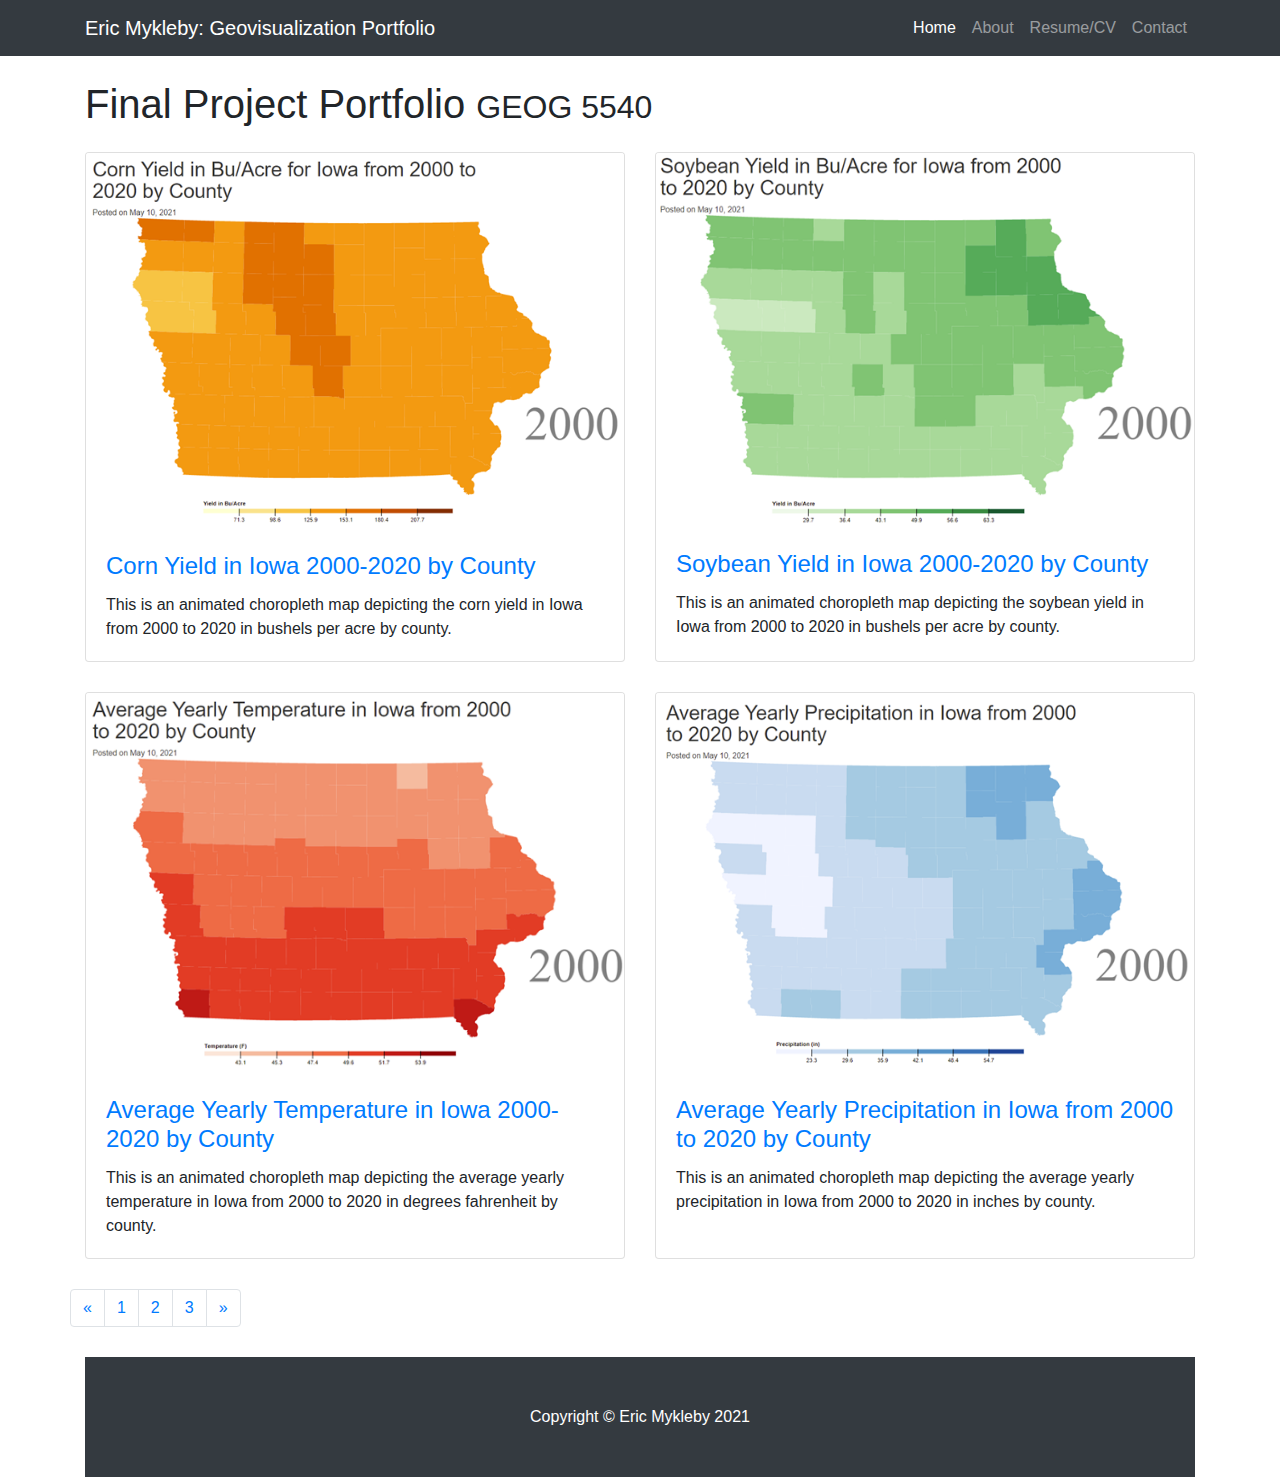
<file: animatedchoropleth/index.html>
<!DOCTYPE html>
<html lang="en">

  <head>

    <meta charset="utf-8">
    <meta name="viewport" content="width=device-width, initial-scale=1, shrink-to-fit=no">
    <meta name="description" content="">
    <meta name="author" content="">

    <title>Eric's Portfolio</title>

    <!-- Bootstrap core CSS -->
    <link href="vendor/bootstrap/css/bootstrap.min.css" rel="stylesheet">

    <!-- Custom styles for this template -->
    <link href="css/3-col-portfolio.css" rel="stylesheet">

  </head>

  <body>

    <!-- Navigation -->
    <nav class="navbar navbar-expand-lg navbar-dark bg-dark fixed-top">
      <div class="container">
        <a class="navbar-brand" href="#">Eric Mykleby: Geovisualization Portfolio</a>
        <button class="navbar-toggler" type="button" data-toggle="collapse" data-target="#navbarResponsive" aria-controls="navbarResponsive" aria-expanded="false" aria-label="Toggle navigation">
          <span class="navbar-toggler-icon"></span>
        </button>
        <div class="collapse navbar-collapse" id="navbarResponsive">
          <ul class="navbar-nav ml-auto">
            <li class="nav-item active">
              <a class="nav-link" href="#">Home
                <span class="sr-only">(current)</span>
              </a>
            </li>
            <li class="nav-item">
              <a class="nav-link" href="shortbio.html">About</a>
            </li>
            <li class="nav-item">
              <a class="nav-link" href="Resume - GIS.pdf">Resume/CV</a>
            </li>
            <li class="nav-item">
              <a class="nav-link" href="mailto:eric-mykleby@uiowa.edu">Contact</a>
            </li>
          </ul>
        </div>
      </div>
    </nav>

    <!-- Page Content -->
    <div class="container">

      <!-- Page Heading -->
      <h1 class="my-4">Final Project Portfolio
        <small>GEOG 5540</small>
      </h1>

      <div class="row">
        <div class="col-sm-6 col-sm-6 portfolio-item">
          <div class="card h-100">
            <a href="../index_corn.html"><img class="card-img-top" src="images/5540_Corn.png" alt=""></a>
            <div class="card-body">
              <h4 class="card-title">
                <a href="../index_corn.html">Corn Yield in Iowa 2000-2020 by County</a>
              </h4>
              <p class="card-text">This is an animated choropleth map depicting the corn yield in Iowa from 2000 to 2020 in bushels per acre by county.</p>
            </div>
          </div>
        </div>
        <div class="col-sm-6 col-sm-6 portfolio-item">
          <div class="card h-100">
            <a href="../index_SB.html"><img class="card-img-top" src="images/5540_SB.png" alt=""></a>
            <div class="card-body">
              <h4 class="card-title">
                <a href="../index_SB.html">Soybean Yield in Iowa 2000-2020 by County</a>
              </h4>
              <p class="card-text">This is an animated choropleth map depicting the soybean yield in Iowa from 2000 to 2020 in bushels per acre by county.</p>
            </div>
          </div>
        </div>
        <div class="col-sm-6 col-sm-6 portfolio-item">
          <div class="card h-100">
            <a href="../index_Temp.html"><img class="card-img-top" src="images/5540_Temp.png" alt=""></a>
            <div class="card-body">
              <h4 class="card-title">
                <a href="../index_Temp.html">Average Yearly Temperature in Iowa 2000-2020 by County</a>
              </h4>
              <p class="card-text">This is an animated choropleth map depicting the average yearly temperature in Iowa from 2000 to 2020 in degrees fahrenheit by county.</p>
            </div>
          </div>
        </div>
        <div class="col-sm-6 col-sm-6 portfolio-item">
          <div class="card h-100">
            <a href="../index_Precip.html"><img class="card-img-top" src="images/5540_Precip.png" alt=""></a>
            <div class="card-body">
              <h4 class="card-title">
                <a href="../index_Precip.html">Average Yearly Precipitation in Iowa from 2000 to 2020 by County</a>
              </h4>
              <p class="card-text">This is an animated choropleth map depicting the average yearly precipitation in Iowa from 2000 to 2020 in inches by county.</p>
            </div>
          </div>
        </div>
      <!-- /.row -->

      <!-- Pagination -->
      <ul class="pagination justify-content-center">
        <li class="page-item">
          <a class="page-link" href="#" aria-label="Previous">
            <span aria-hidden="true">&laquo;</span>
            <span class="sr-only">Previous</span>
          </a>
        </li>
        <li class="page-item">
          <a class="page-link" href="#">1</a>
        </li>
        <li class="page-item">
          <a class="page-link" href="#">2</a>
        </li>
        <li class="page-item">
          <a class="page-link" href="#">3</a>
        </li>
        <li class="page-item">
          <a class="page-link" href="#" aria-label="Next">
            <span aria-hidden="true">&raquo;</span>
            <span class="sr-only">Next</span>
          </a>
        </li>
      </ul>

    </div>
    <!-- /.container -->

    <!-- Footer -->
    <footer class="py-5 bg-dark">
      <div class="container">
        <p class="m-0 text-center text-white">Copyright &copy; Eric Mykleby 2021</p>
      </div>
      <!-- /.container -->
    </footer>

    <!-- Bootstrap core JavaScript -->
    <script src="vendor/jquery/jquery.min.js"></script>
    <script src="vendor/bootstrap/js/bootstrap.bundle.min.js"></script>

  </body>

</html>
</file>
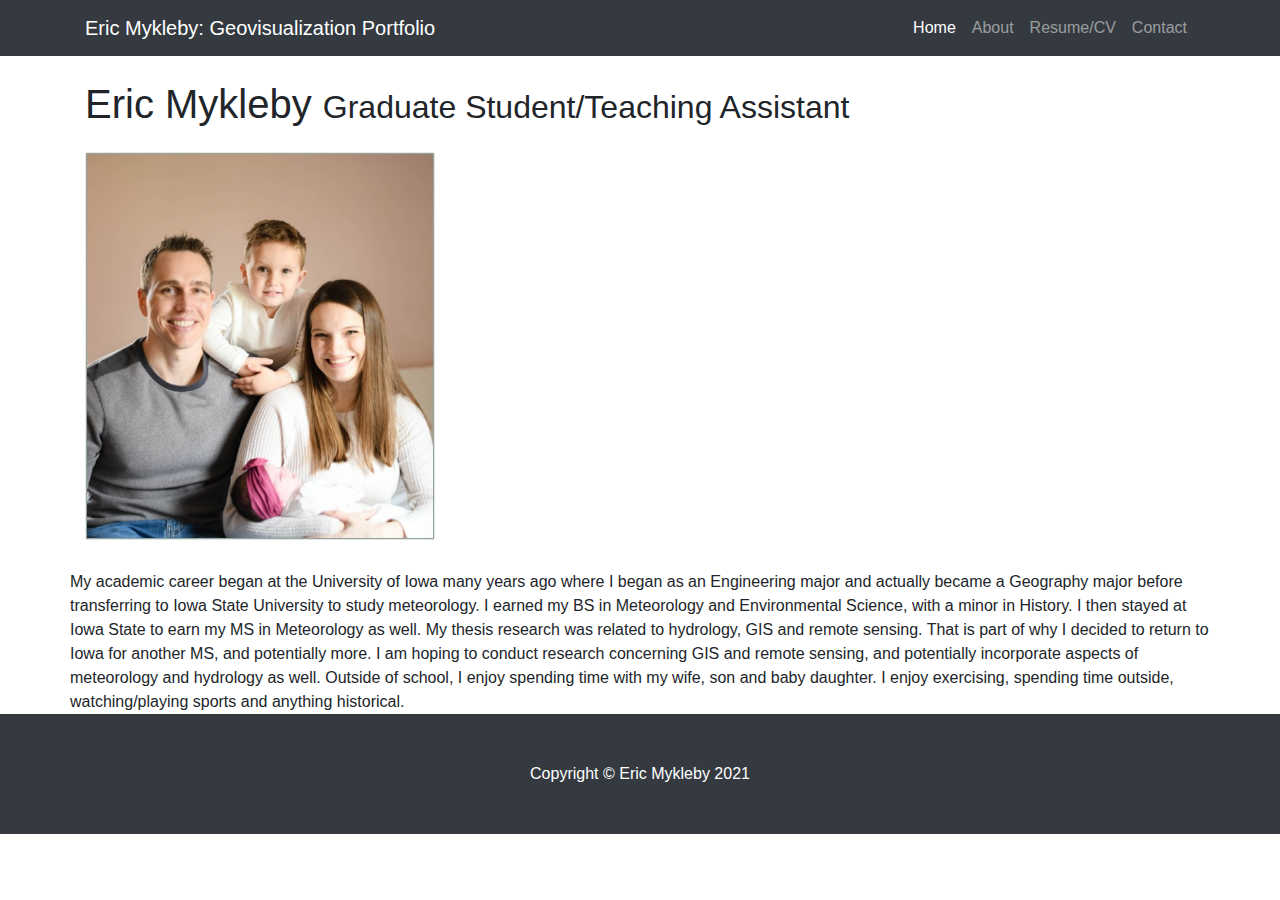
<file: shortbio.html>
<!DOCTYPE html>
<html lang="en">

  <head>

    <meta charset="utf-8">
    <meta name="viewport" content="width=device-width, initial-scale=1, shrink-to-fit=no">
    <meta name="description" content="">
    <meta name="author" content="">

    <title>Eric's Portfolio</title>

    <!-- Bootstrap core CSS -->
    <link href="vendor/bootstrap/css/bootstrap.min.css" rel="stylesheet">

    <!-- Custom styles for this template -->
    <link href="css/3-col-portfolio.css" rel="stylesheet">

  </head>

  <body>

    <!-- Navigation -->
    <nav class="navbar navbar-expand-lg navbar-dark bg-dark fixed-top">
      <div class="container">
        <a class="navbar-brand" href="#">Eric Mykleby: Geovisualization Portfolio</a>
        <button class="navbar-toggler" type="button" data-toggle="collapse" data-target="#navbarResponsive" aria-controls="navbarResponsive" aria-expanded="false" aria-label="Toggle navigation">
          <span class="navbar-toggler-icon"></span>
        </button>
        <div class="collapse navbar-collapse" id="navbarResponsive">
          <ul class="navbar-nav ml-auto">
            <li class="nav-item active">
              <a class="nav-link" href="index.html">Home
                <span class="sr-only">(current)</span>
              </a>
            </li>
            <li class="nav-item">
              <a class="nav-link" href="#">About</a>
            </li>
            <li class="nav-item">
              <a class="nav-link" href="Resume - GIS.pdf">Resume/CV</a>
            </li>
            <li class="nav-item">
              <a class="nav-link" href="mailto:eric-mykleby@uiowa.edu">Contact</a>
            </li>
          </ul>
        </div>
      </div>
    </nav>

    <!-- Page Content -->
    <div class="container">

      <!-- Page Heading -->
      <h1 class="my-4">Eric Mykleby
        <small>Graduate Student/Teaching Assistant</small>
      </h1>

      <div class="row">
        <div class="col-lg-4 col-sm-6 portfolio-item">
        <img class="card-img-top" src="images/Family.jpg" alt="">
        </div>
        <p class="card-text">My academic career began at the University of Iowa many years ago where I began as an Engineering major and actually became a Geography major before transferring to Iowa State University to study meteorology. I earned my BS in Meteorology and Environmental Science, with a minor in History. I then stayed at Iowa State to earn my MS in Meteorology as well. My thesis research was related to hydrology, GIS and remote sensing. That is part of why I decided to return to Iowa for another MS, and potentially more. I am hoping to conduct research concerning GIS and remote sensing, and potentially incorporate aspects of meteorology and hydrology as well. Outside of school, I enjoy spending time with my wife, son and baby daughter. I enjoy exercising, spending time outside, watching/playing sports and anything historical.</p>


      </div>
      <!-- /.row -->

    </div>
    <!-- /.container -->

    <!-- Footer -->
    <footer class="py-5 bg-dark">
      <div class="container">
        <p class="m-0 text-center text-white">Copyright &copy; Eric Mykleby 2021</p>
      </div>
      <!-- /.container -->
    </footer>

    <!-- Bootstrap core JavaScript -->
    <script src="vendor/jquery/jquery.min.js"></script>
    <script src="vendor/bootstrap/js/bootstrap.bundle.min.js"></script>

  </body>

</html>
</file>
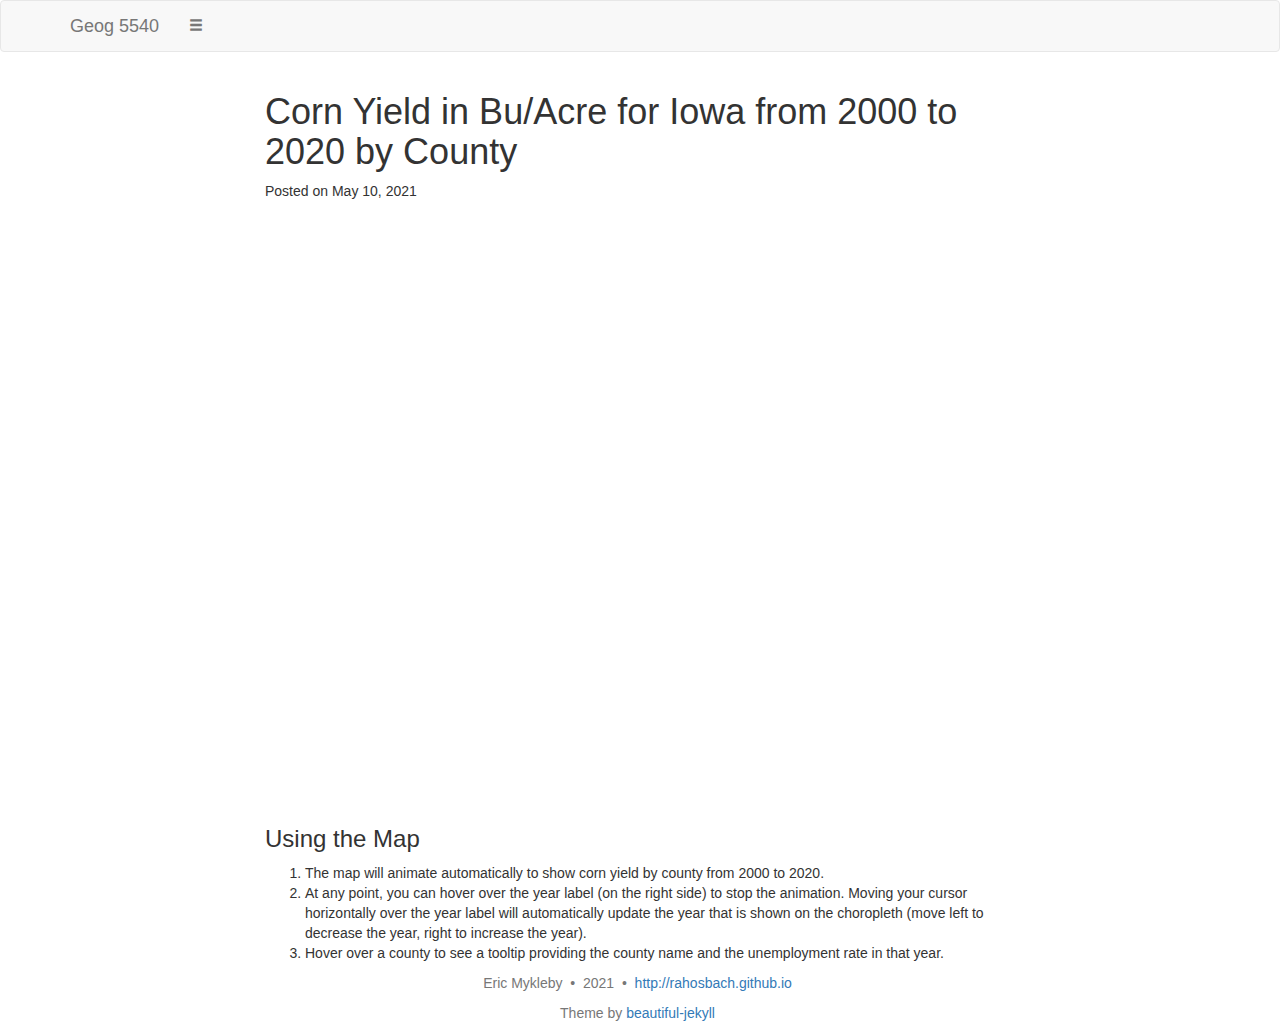
<file: animatedchoropleth/index_corn.html>
<!DOCTYPE html>
<html lang="en">
<!-- Beautiful Jekyll | MIT license | Copyright Dean Attali 2016 -->
<head>
  <meta charset="utf-8" />
  <meta http-equiv="X-UA-Compatible" content="IE=edge">
  <meta name="viewport" content="width=device-width, initial-scale=1.0, maximum-scale=1.0, viewport-fit=cover">

  <link href="https://maxcdn.bootstrapcdn.com/bootstrap/3.3.7/css/bootstrap.min.css" rel="stylesheet">
  <link rel="stylesheet" href="style.css">

  <script src="https://d3js.org/d3.v4.min.js"></script>
  <script src="https://d3js.org/d3-scale-chromatic.v1.min.js"></script>
  <script src="https://d3js.org/topojson.v1.min.js"></script>
  <script src="https://d3js.org/queue.v1.min.js"></script>
  <script src="https://d3js.org/colorbrewer.v1.min.js"></script>

  <title>An Animated Choropleth Map of Corn Yield in Iowa 2000-2020 by County</title>
</head>

<body>

  <nav class="navbar navbar-default">
    <div class="container container-fluid">
      <div class="navbar-header">
        <button type="button" class="navbar-toggle collapsed" data-toggle="collapse" data-target="#defaultNavbar1"><span class="sr-only">Toggle navigation</span><span class="icon-bar"></span><span class="icon-bar"></span><span class="icon-bar"></span></button>
        <a class="navbar-brand" href="https://clas.uiowa.edu/geography/">Geog 5540</a>
      </div>
      <!-- Collect the nav links, forms, and other content for toggling -->
      <div class="collapse navbar-collapse" id="defaultNavbar1">
        <ul class="nav navbar-nav">

          <li class="dropdown"><a href="#" class="dropdown-toggle" data-toggle="dropdown" role="button" aria-expanded="false"><span class="glyphicon glyphicon-menu-hamburger" aria-hidden="true"></span></a>
            <ul class="dropdown-menu" role="menu">
              <li><a href="../shortbio.html">About</a></li>
							<li><a href="../Resume-GIS.pdf">Resume</a></li>
							<li class="divider"></li>
							<li><a href="mailto:eric-mykleby@uiowa.edu">Contact</a></li>
            </ul>
          </li>
        </ul>

      </div>
      <!-- /.navbar-collapse -->
    </div>
    <!-- /.container-fluid -->
  </nav>

  <!-- TODO this file has become a mess, refactor it -->

  <header class="header-section ">
    <div class="intro-header no-img">
      <div class="container">
        <div class="row">
          <div class="col-lg-8 col-lg-offset-2 col-md-10 col-md-offset-1">
            <div class="post-heading">
              <h1>Corn Yield in Bu/Acre for Iowa from 2000 to 2020 by County</h1>
              <span class="post-meta">Posted on May 10, 2021</span>
            </div>
          </div>
        </div>
      </div>
    </div>
  </header>


  <div class="container">
    <div class="row">
      <div class="col-lg-8 col-lg-offset-2 col-md-10 col-md-offset-1">
        <svg width="960" height="600"></svg>
        <h3 id="using-the-map">Using the Map</h3>
        <ol>
          <li>The map will animate automatically to show corn yield by county from 2000 to 2020.</li>
          <li>At any point, you can hover over the year label (on the right side) to stop the animation.  Moving your cursor horizontally over the year label will automatically update the year that is shown on the choropleth (move left to decrease the year, right to increase the year).</li>
          <li>Hover over a county to see a tooltip providing the county name and the unemployment rate in that year.</li>
        </ol>
        <script>

        // var topoJSONFile = "data/contour.json";
        var topoJSONFile = "data/Counties_Iowa.geojson";
        // enter the desired projection - note that input geojson has to be in WGS84 GCS
        var projection = d3.geoTransverseMercator().rotate([93,0]);
        //enter the name of the feature or geometry collection within the topoJSONFile
        // for example, for the default dataset us.objects.polygons, enter polygons
        var featureCollection = "Counties_Iowa";
        // id field in the topojson file
        var idfield = "FIPS"
        var csvFile = "data/Iowa_Corn_2000.csv";
        var attributeAlias = "Yield in Bu/Acre";

        // enter the minimum and maximum values of the attribute over years
        // one legend is created based on equal interval classification for all years.
        var min = 44, max = 235;

        //enter the beginning year or date/time of animation.
        var beginTime = 2000, endTime = 2020;

        // width and height of map frame
        var height = 500;
        var width = 900;

        // Find the abbreviations of color names from https://colorbrewer2.org/
        var colors =  colorbrewer.YlOrBr;
        var numOfClasses = 7;

        //DO NOT CHANGE ANYTHING BELOW THIS POINT UNLESS YOU KNOW WHAT YOU ARE DOING
        ////////////////////////////////////////////////////////////////////////////////////////////////
        ///////////////////////////////////////////////////////////////////////////////////////////////

        var svg = d3.select("svg");
        var format = d3.format(".1f");

        var colorScheme = colors[numOfClasses];

        var color = d3.scaleQuantize()
        .domain([min, max])
        .range(colorScheme);

        var x = d3.scaleLinear()
        .domain(d3.extent(color.domain()))
        .rangeRound([200,650]);

        var g = svg.append("g")
        .attr("transform", "translate(0,525)");

        g.selectAll("rect")
        .data(color.range().map(function(d){ return color.invertExtent(d); }))
        .enter()
        .append("rect")
        .attr("height", 8)
        .attr("x", function(d){ return x(d[0]); })
        .attr("width", function(d){ return x(d[1]) - x(d[0]); })
        .attr("fill", function(d){ return color(d[0]); });

        g.append("text")
        .attr("class", "caption")
        .attr("x", x.range()[0])
        .attr("y", -6)
        .attr("fill", "#000")
        .attr("text-anchor", "start")
        .attr("font-weight", "bold")
        .text(attributeAlias);

        g.call(d3.axisBottom(x)
        .tickSize(13)
        .tickFormat(format)
        .tickValues(color.range().slice(1).map(function(d){ return color.invertExtent(d)[0]; })))
        .select(".domain")
        .remove();

        var div = d3.select("body")
        .append("div")
        .attr("class", "tooltip")
        .style("opacity", 0);

        // Add the year label; the value is set on transition.
        var label = svg.append("text")
        .attr("class", "year label")
        .attr("text-anchor", "end")
        .attr("y", height - 100)
        .attr("x", width + 50)
        .text(beginTime);

        queue()
        .defer(d3.json, topoJSONFile)
        .defer(d3.csv, csvFile)
        .await(ready);

        function ready(error, feature_col, csvdata) {
          if (error) throw error;

          // Initialize data to beginning year
          var currentYear = beginTime;

          // Add an overlay for the year label.
          var box = label.node().getBBox();

          var overlay = svg.append("rect")
          .attr("class", "overlay")
          .attr("x", box.x)
          .attr("y", box.y)
          .attr("width", box.width)
          .attr("height", box.height)
          .on("mouseover", enableInteraction);

          // Start a transition that interpolates the data based on year.
          svg.transition()
          .duration(25000)
          .ease(d3.easeLinear)
          .tween("year", tweenYear)
          //.each();

          var features = feature_col.features;
          features.forEach((item) => {
            item.id = +item.properties[idfield]
          });
          var path = d3.geoPath();
          path.projection(projection.fitSize([width, height], feature_col));

          var polygons = svg.append("g")
          .attr("class", "polygons")
          .selectAll("path")
          .data(features)
          .enter()
          .append("path")
          .attr("d", path)
          .call(style,currentYear);

          function style(polygons, year){
            // console.log(polygons);
            newunemployment = interpolateData(year);

            var rateById = {};
            var nameById = {};

            newunemployment.forEach(function(d) {
              rateById[d.code] = +d.rate;
              nameById[d.code] = d.name;
            });

            polygons.style("fill", function(d){
              return color(rateById[d.id]);
            })
            .on("mouseover", function(d) {
              div.transition()
              .duration(200)
              .style("opacity", .9);
              div.html(nameById[d.id] + ' in ' + Math.round(currentYear) +': <br><strong>' + rateById[d.id] + ' bu/acre</strong>')
              .style("left", (d3.event.pageX) + "px")
              .style("top", (d3.event.pageY - 28) + "px");})
              // fade out tooltip on mouse out
              .on("mouseout", function(d) {
                div.transition()
                .duration(500)
                .style("opacity", 0);});
              }

              // After the transition finishes, you can mouseover to change the year.
              function enableInteraction() {
                var yearScale = d3.scaleLinear()
                .domain([beginTime, endTime])
                .range([box.x + 10, box.x + box.width - 10])
                .clamp(true);

                // Cancel the current transition, if any.
                svg.transition().duration(0);

                overlay
                .on("mouseover", mouseover)
                .on("mouseout", mouseout)
                .on("mousemove", mousemove)
                .on("touchmove", mousemove);

                function mouseover() { label.classed("active", true); }
                function mouseout() { label.classed("active", false); }
                function mousemove() { displayYear(yearScale.invert(d3.mouse(this)[0])); }
              }

              // Tweens the entire chart by first tweening the year, and then the data.
              // For the interpolated data, the dots and label are redrawn.
              function tweenYear() {
                var year = d3.interpolateNumber(beginTime, endTime);
                return function(t) { displayYear(year(t)); };
              }

              // Updates the display to show the specified year.
              function displayYear(year) {
                currentYear = year;
                polygons.call(style,year)
                label.text(Math.round(year));
              }

              // Interpolates the dataset for the given (fractional) year.
              function interpolateData(year) {
                return csvdata.filter(function(row) {
                  return row['year'] == Math.round(year);
                });
              }
            };
            </script>
          </div>
        </div>
      </div>

      <footer>
        <div class="container beautiful-jekyll-footer">
          <div class="row">
            <div class="col-lg-8 col-lg-offset-2 col-md-10 col-md-offset-1">
              <ul class="list-inline text-center footer-links">
                <p class="copyright text-muted">
                  Eric Mykleby
                  &nbsp;&bull;&nbsp;
                  2021
                  &nbsp;&bull;&nbsp;
                  <a href="http://rahosbach.github.io">http://rahosbach.github.io</a>
                </p>
                <!-- Please don't remove this, keep my open source work credited :) -->
                <p class="theme-by text-muted">
                  Theme by
                  <a href="https://deanattali.com/beautiful-jekyll/">beautiful-jekyll</a>
                </p>
              </div>
            </div>
          </div>
        </footer>
      </body>
      </html>
</file>
<file: animatedchoropleth/style.css>
div.tooltip {
  position: absolute;
  text-align: center;
  vertical-align: middle;
  width: auto;
  height: auto;
  padding: 2px;
  font: 12px sans-serif;
  color: white;
  background: gray;
  border: 0px;
  border-radius: 8px;
  pointer-events: none;
}

.counties :hover {
  stroke: black;
  stroke-width: 2px;
}

.county-borders {
  fill: none;
  stroke: #fff;
  stroke-width: 0.5px;
  stroke-linejoin: round;
  stroke-linecap: round;
  pointer-events: none;
}

.year.label {
  font: 500 85px "Helvetica Neue";
  fill: gray;
}

.overlay {
  fill: none;
  pointer-events: all;
  cursor: ew-resize;
}
</file>
<file: animatedchoropleth/css/3-col-portfolio.css>
/*!
 * Start Bootstrap - 3 Col Portfolio (https://startbootstrap.com/template-overviews/3-col-portfolio)
 * Copyright 2013-2018 Start Bootstrap
 * Licensed under MIT (https://github.com/BlackrockDigital/startbootstrap-3-col-portfolio/blob/master/LICENSE)
 */

body {
  padding-top: 54px;
}

@media (min-width: 992px) {
  body {
    padding-top: 56px;
  }
}

.portfolio-item {
  margin-bottom: 30px;
}

.pagination {
  margin-bottom: 30px;
}
</file>
<file: css/3-col-portfolio.css>
/*!
 * Start Bootstrap - 3 Col Portfolio (https://startbootstrap.com/template-overviews/3-col-portfolio)
 * Copyright 2013-2018 Start Bootstrap
 * Licensed under MIT (https://github.com/BlackrockDigital/startbootstrap-3-col-portfolio/blob/master/LICENSE)
 */

body {
  padding-top: 54px;
}

@media (min-width: 992px) {
  body {
    padding-top: 56px;
  }
}

.portfolio-item {
  margin-bottom: 30px;
}

.pagination {
  margin-bottom: 30px;
}
</file>
